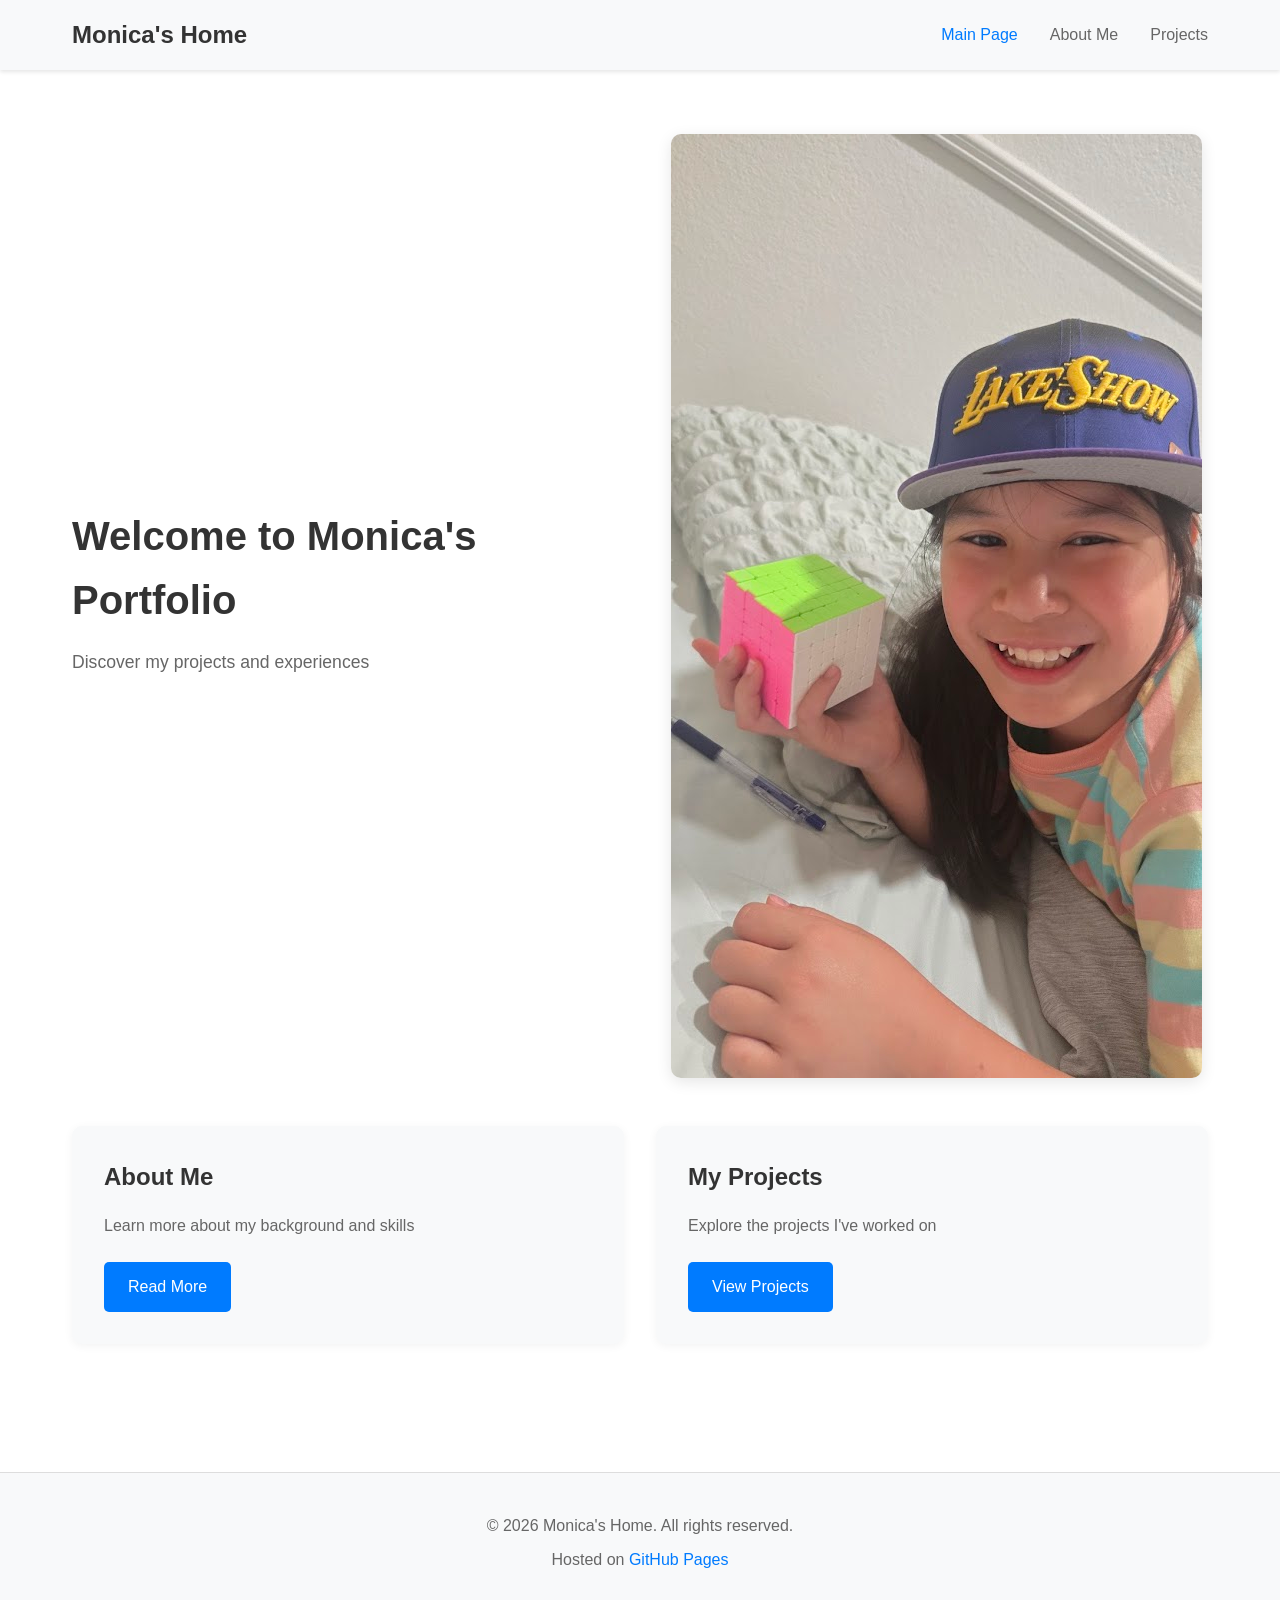
<file: index.html>
<!DOCTYPE html>
<html lang="vi">
<head>
    <meta charset="UTF-8">
    <meta name="viewport" content="width=device-width, initial-scale=1.0">
    <title>Monica's Home - Personal Portfolio</title>
    <link rel="stylesheet" href="css/style.css">
</head>
<body>
    <!-- Navigation -->
    <nav class="navbar">
        <div class="nav-container">
            <a href="index.html" class="logo">Monica's Home</a>
            <ul class="nav-menu">
                <li><a href="index.html" class="nav-link active">Main Page</a></li>
                <li><a href="pages/about.html" class="nav-link">About Me</a></li>
                <li><a href="pages/projects.html" class="nav-link">Projects</a></li>
            </ul>
        </div>
    </nav>

    <!-- Main Content -->
    <main class="container">
        <section class="hero">
            <div class="hero-content">
                <h1>Welcome to Monica's Portfolio</h1>
                <p>Discover my projects and experiences</p>
            </div>
            <div class="hero-image">
                <img src="images/hero.jpg" alt="Monica's Profile" id="heroImage">
            </div>
        </section>

        <section class="quick-links">
            <div class="card">
                <h2>About Me</h2>
                <p>Learn more about my background and skills</p>
                <a href="pages/about.html" class="btn">Read More</a>
            </div>
            <div class="card">
                <h2>My Projects</h2>
                <p>Explore the projects I've worked on</p>
                <a href="pages/projects.html" class="btn">View Projects</a>
            </div>
        </section>
    </main>

    <!-- Footer -->
    <footer class="footer">
        <p>&copy; 2026 Monica's Home. All rights reserved.</p>
        <p>Hosted on <a href="https://pages.github.com" target="_blank">GitHub Pages</a></p>
    </footer>

    <script src="js/script.js"></script>
</body>
</html>
</file>
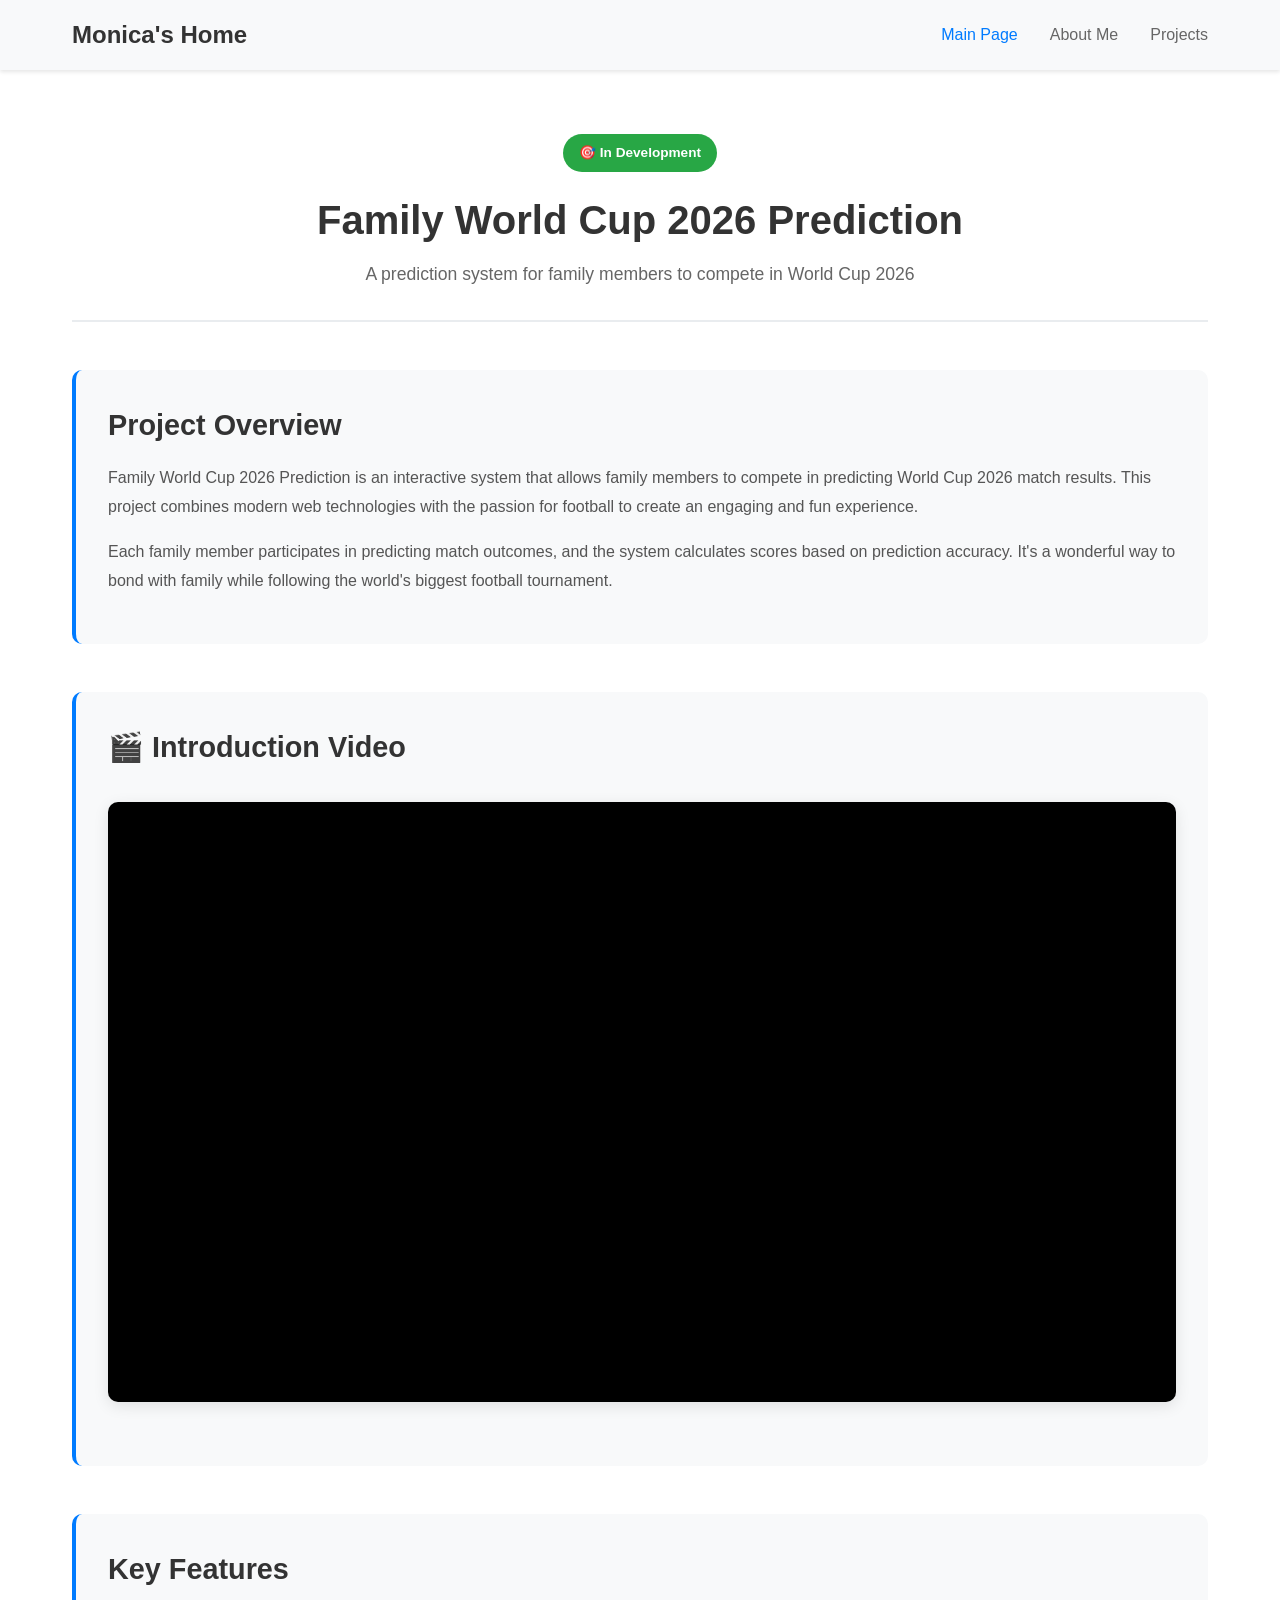
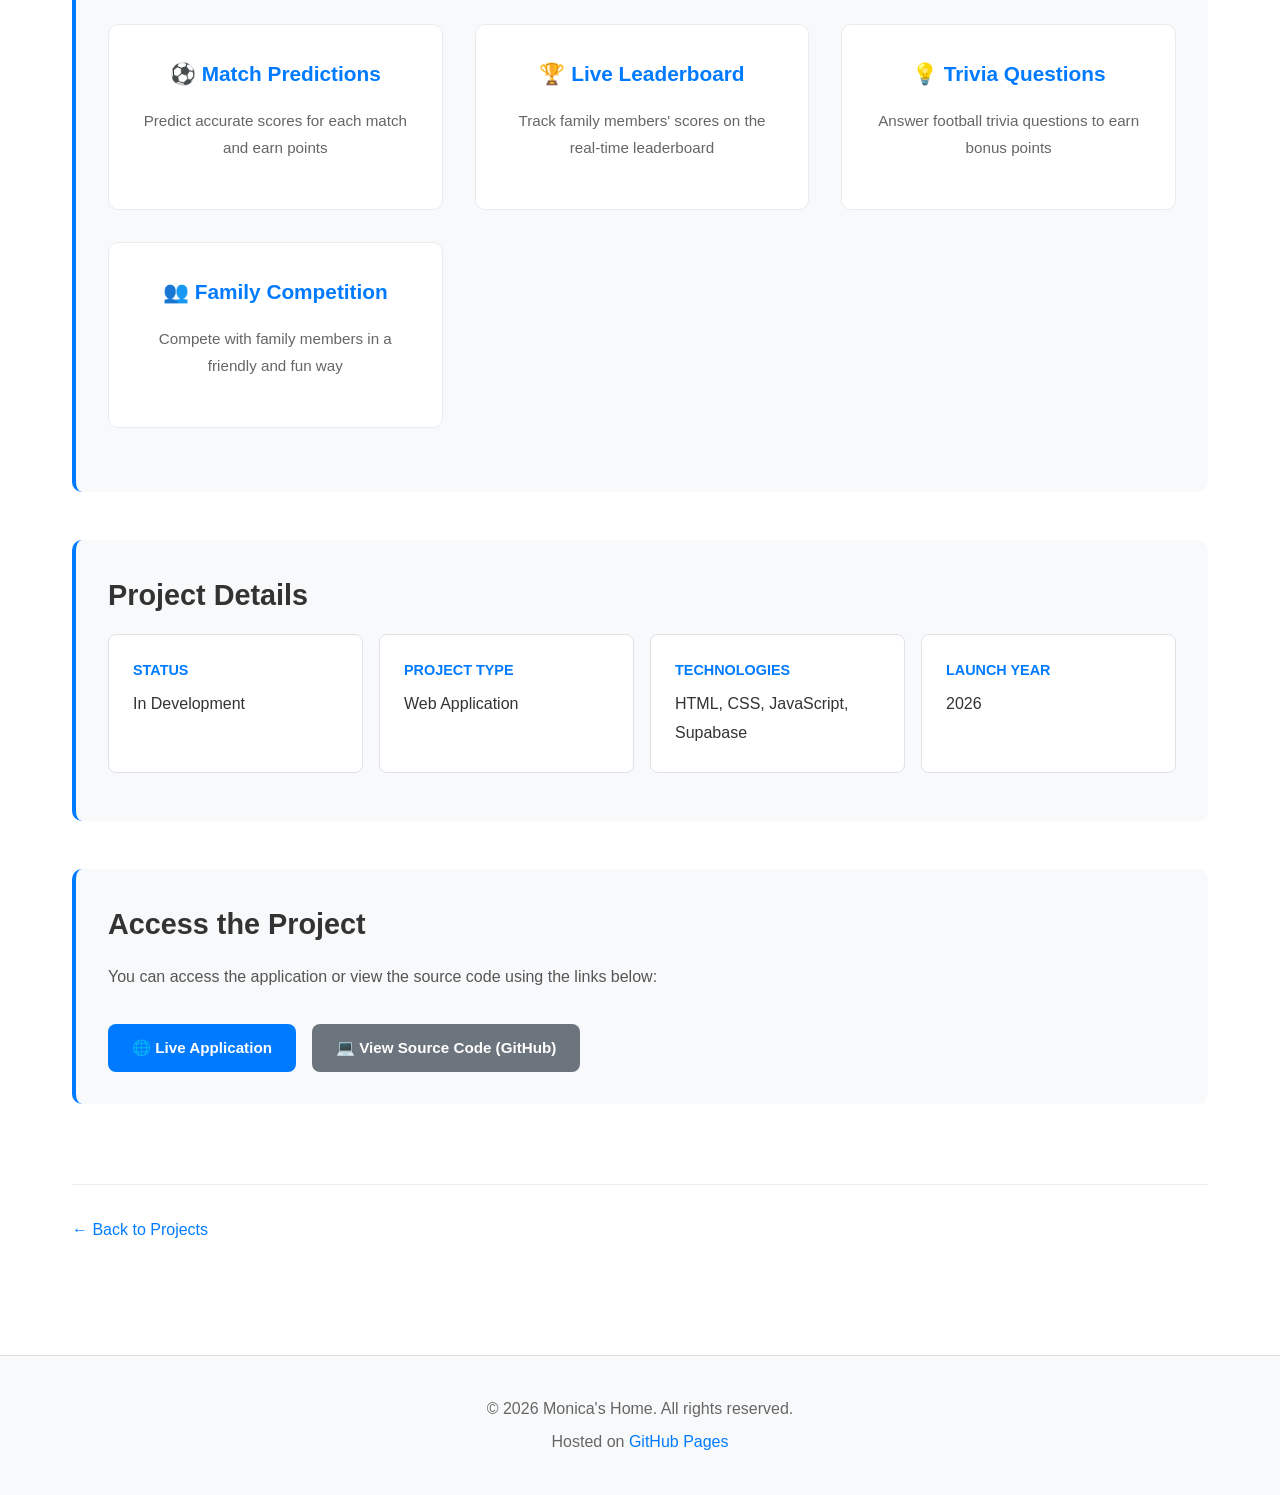
<file: projects/2026/familyWC2026Prediction/index.html>
<!DOCTYPE html>
<html lang="vi">
<head>
    <meta charset="UTF-8">
    <meta name="viewport" content="width=device-width, initial-scale=1.0">
    <title>Family World Cup 2026 Prediction - Monica's Home</title>
    <link rel="stylesheet" href="../../../css/style.css">
    <style>
        .project-detail {
            padding: 2rem 0;
        }

        .project-header-detail {
            text-align: center;
            margin-bottom: 3rem;
            padding-bottom: 2rem;
            border-bottom: 2px solid #e9ecef;
        }

        .project-header-detail h1 {
            font-size: 2.5rem;
            margin-bottom: 0.5rem;
            color: #333;
        }

        .project-subtitle {
            font-size: 1.1rem;
            color: #666;
        }

        .project-content {
            display: grid;
            gap: 3rem;
        }

        .detail-section {
            background-color: #f8f9fa;
            padding: 2rem;
            border-radius: 10px;
            border-left: 4px solid #007bff;
        }

        .detail-section h2 {
            font-size: 1.8rem;
            margin-bottom: 1rem;
            color: #333;
        }

        .detail-section p {
            margin-bottom: 1rem;
            color: #555;
            line-height: 1.8;
        }

        .details-grid {
            display: grid;
            grid-template-columns: repeat(auto-fit, minmax(200px, 1fr));
            gap: 1rem;
            margin: 1rem 0;
        }

        .detail-box {
            background-color: white;
            padding: 1.5rem;
            border-radius: 8px;
            border: 1px solid #dee2e6;
        }

        .detail-box h3 {
            font-size: 0.9rem;
            color: #007bff;
            font-weight: bold;
            text-transform: uppercase;
            margin-bottom: 0.5rem;
        }

        .detail-box p {
            font-size: 1rem;
            color: #333;
            margin: 0;
        }

        .video-container {
            background-color: #000;
            border-radius: 10px;
            overflow: hidden;
            margin: 2rem 0;
            box-shadow: 0 4px 15px rgba(0, 0, 0, 0.1);
        }

        .video-wrapper {
            position: relative;
            width: 100%;
            padding-bottom: 56.25%;
        }

        .video-wrapper iframe {
            position: absolute;
            top: 0;
            left: 0;
            width: 100%;
            height: 100%;
            border: none;
        }

        .video-placeholder {
            position: absolute;
            top: 0;
            left: 0;
            width: 100%;
            height: 100%;
            display: flex;
            align-items: center;
            justify-content: center;
            background: linear-gradient(135deg, #667eea 0%, #764ba2 100%);
            color: white;
            font-size: 1.2rem;
            text-align: center;
            padding: 2rem;
        }

        .btn-group {
            display: flex;
            gap: 1rem;
            margin-top: 2rem;
            flex-wrap: wrap;
        }

        .btn {
            padding: 0.75rem 1.5rem;
            border: none;
            border-radius: 8px;
            text-decoration: none;
            font-weight: bold;
            cursor: pointer;
            transition: all 0.3s ease;
            font-size: 0.95rem;
        }

        .btn-primary {
            background-color: #007bff;
            color: white;
        }

        .btn-primary:hover {
            background-color: #0056b3;
            transform: translateY(-2px);
            box-shadow: 0 4px 12px rgba(0, 123, 255, 0.3);
        }

        .btn-secondary {
            background-color: #6c757d;
            color: white;
        }

        .btn-secondary:hover {
            background-color: #545b62;
            transform: translateY(-2px);
            box-shadow: 0 4px 12px rgba(108, 117, 125, 0.3);
        }

        .features-grid {
            display: grid;
            grid-template-columns: repeat(auto-fit, minmax(250px, 1fr));
            gap: 2rem;
            margin: 2rem 0;
        }

        .feature-card {
            background-color: white;
            padding: 2rem;
            border-radius: 10px;
            border: 1px solid #e9ecef;
            text-align: center;
        }

        .feature-card h3 {
            font-size: 1.3rem;
            color: #007bff;
            margin-bottom: 1rem;
        }

        .feature-card p {
            color: #666;
            font-size: 0.95rem;
        }

        .status-badge {
            display: inline-block;
            padding: 0.5rem 1rem;
            background-color: #28a745;
            color: white;
            border-radius: 20px;
            font-size: 0.85rem;
            font-weight: bold;
            margin-bottom: 1rem;
        }

        .back-link {
            margin-top: 2rem;
            padding-top: 2rem;
            border-top: 1px solid #eee;
        }

        .back-link a {
            color: #007bff;
            text-decoration: none;
            font-weight: 500;
            display: inline-flex;
            align-items: center;
            gap: 0.5rem;
        }

        .back-link a:hover {
            text-decoration: underline;
        }
    </style>
</head>
<body>
    <!-- Navigation -->
    <nav class="navbar">
        <div class="nav-container">
            <a href="../../../index.html" class="logo">Monica's Home</a>
            <ul class="nav-menu">
                <li><a href="../../../index.html" class="nav-link">Main Page</a></li>
                <li><a href="../../../pages/about.html" class="nav-link">About Me</a></li>
                <li><a href="../../../pages/projects.html" class="nav-link">Projects</a></li>
            </ul>
        </div>
    </nav>

    <!-- Main Content -->
    <main class="container">
        <section class="project-detail">
            <div class="project-header-detail">
                <span class="status-badge">🎯 In Development</span>
                <h1>Family World Cup 2026 Prediction</h1>
                <p class="project-subtitle">A prediction system for family members to compete in World Cup 2026</p>
            </div>

            <div class="project-content">
                <!-- Project Overview -->
                <section class="detail-section">
                    <h2>Project Overview</h2>
                    <p>
                        Family World Cup 2026 Prediction is an interactive system that allows family members to compete 
                        in predicting World Cup 2026 match results. This project combines modern web technologies with the 
                        passion for football to create an engaging and fun experience.
                    </p>
                    <p>
                        Each family member participates in predicting match outcomes, and the system calculates scores based 
                        on prediction accuracy. It's a wonderful way to bond with family while following the world's biggest 
                        football tournament.
                    </p>
                </section>

                <!-- Video Section -->
                <section class="detail-section">
                    <h2>🎬 Introduction Video</h2>
                    <div class="video-container">
                        <div class="video-wrapper">
                            <iframe src="https://www.youtube.com/embed/1Bcd1Tsrs90" title="Family World Cup 2026 Prediction" allow="accelerometer; autoplay; clipboard-write; encrypted-media; gyroscope; picture-in-picture" allowfullscreen></iframe>
                        </div>
                    </div>
                </section>

                <!-- Features -->
                <section class="detail-section">
                    <h2>Key Features</h2>
                    <div class="features-grid">
                        <div class="feature-card">
                            <h3>⚽ Match Predictions</h3>
                            <p>Predict accurate scores for each match and earn points</p>
                        </div>
                        <div class="feature-card">
                            <h3>🏆 Live Leaderboard</h3>
                            <p>Track family members' scores on the real-time leaderboard</p>
                        </div>
                        <div class="feature-card">
                            <h3>💡 Trivia Questions</h3>
                            <p>Answer football trivia questions to earn bonus points</p>
                        </div>
                        <div class="feature-card">
                            <h3>👥 Family Competition</h3>
                            <p>Compete with family members in a friendly and fun way</p>
                        </div>
                    </div>
                </section>

                <!-- Project Details -->
                <section class="detail-section">
                    <h2>Project Details</h2>
                    <div class="details-grid">
                        <div class="detail-box">
                            <h3>Status</h3>
                            <p>In Development</p>
                        </div>
                        <div class="detail-box">
                            <h3>Project Type</h3>
                            <p>Web Application</p>
                        </div>
                        <div class="detail-box">
                            <h3>Technologies</h3>
                            <p>HTML, CSS, JavaScript, Supabase</p>
                        </div>
                        <div class="detail-box">
                            <h3>Launch Year</h3>
                            <p>2026</p>
                        </div>
                    </div>
                </section>

                <!-- Call to Action -->
                <section class="detail-section">
                    <h2>Access the Project</h2>
                    <p>You can access the application or view the source code using the links below:</p>
                    <div class="btn-group">
                        <a href="https://monica7pham.github.io/familyWC2026Prediction/" target="_blank" class="btn btn-primary">
                            🌐 Live Application
                        </a>
                        <a href="https://github.com/monica7pham/familyWC2026Prediction" target="_blank" class="btn btn-secondary">
                            💻 View Source Code (GitHub)
                        </a>
                    </div>
                </section>

                <!-- Back Button -->
                <div class="back-link">
                    <a href="../../../pages/projects.html">&larr; Back to Projects</a>
                </div>
            </div>
        </section>
    </main>

    <!-- Footer -->
    <footer class="footer">
        <p>&copy; 2026 Monica's Home. All rights reserved.</p>
        <p>Hosted on <a href="https://pages.github.com" target="_blank">GitHub Pages</a></p>
    </footer>

    <script src="../../../js/script.js"></script>
</body>
</html>
</file>
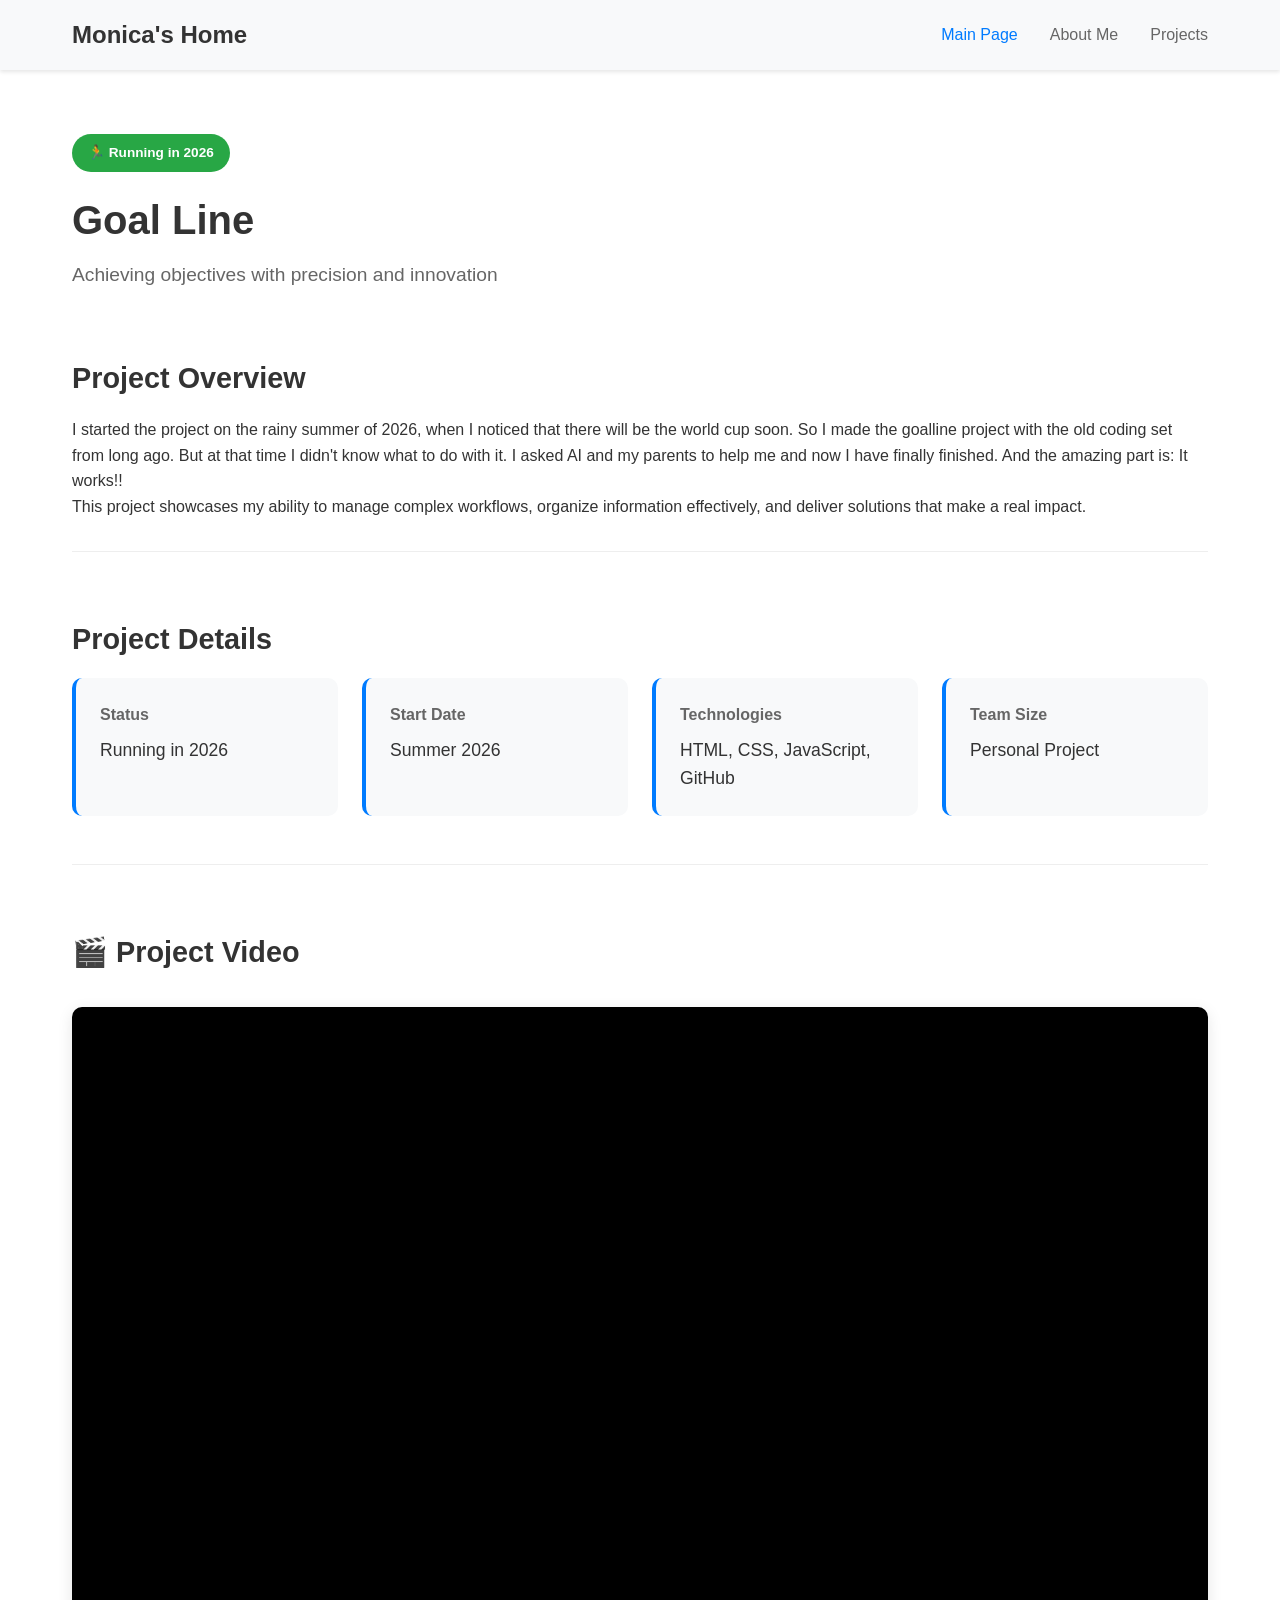
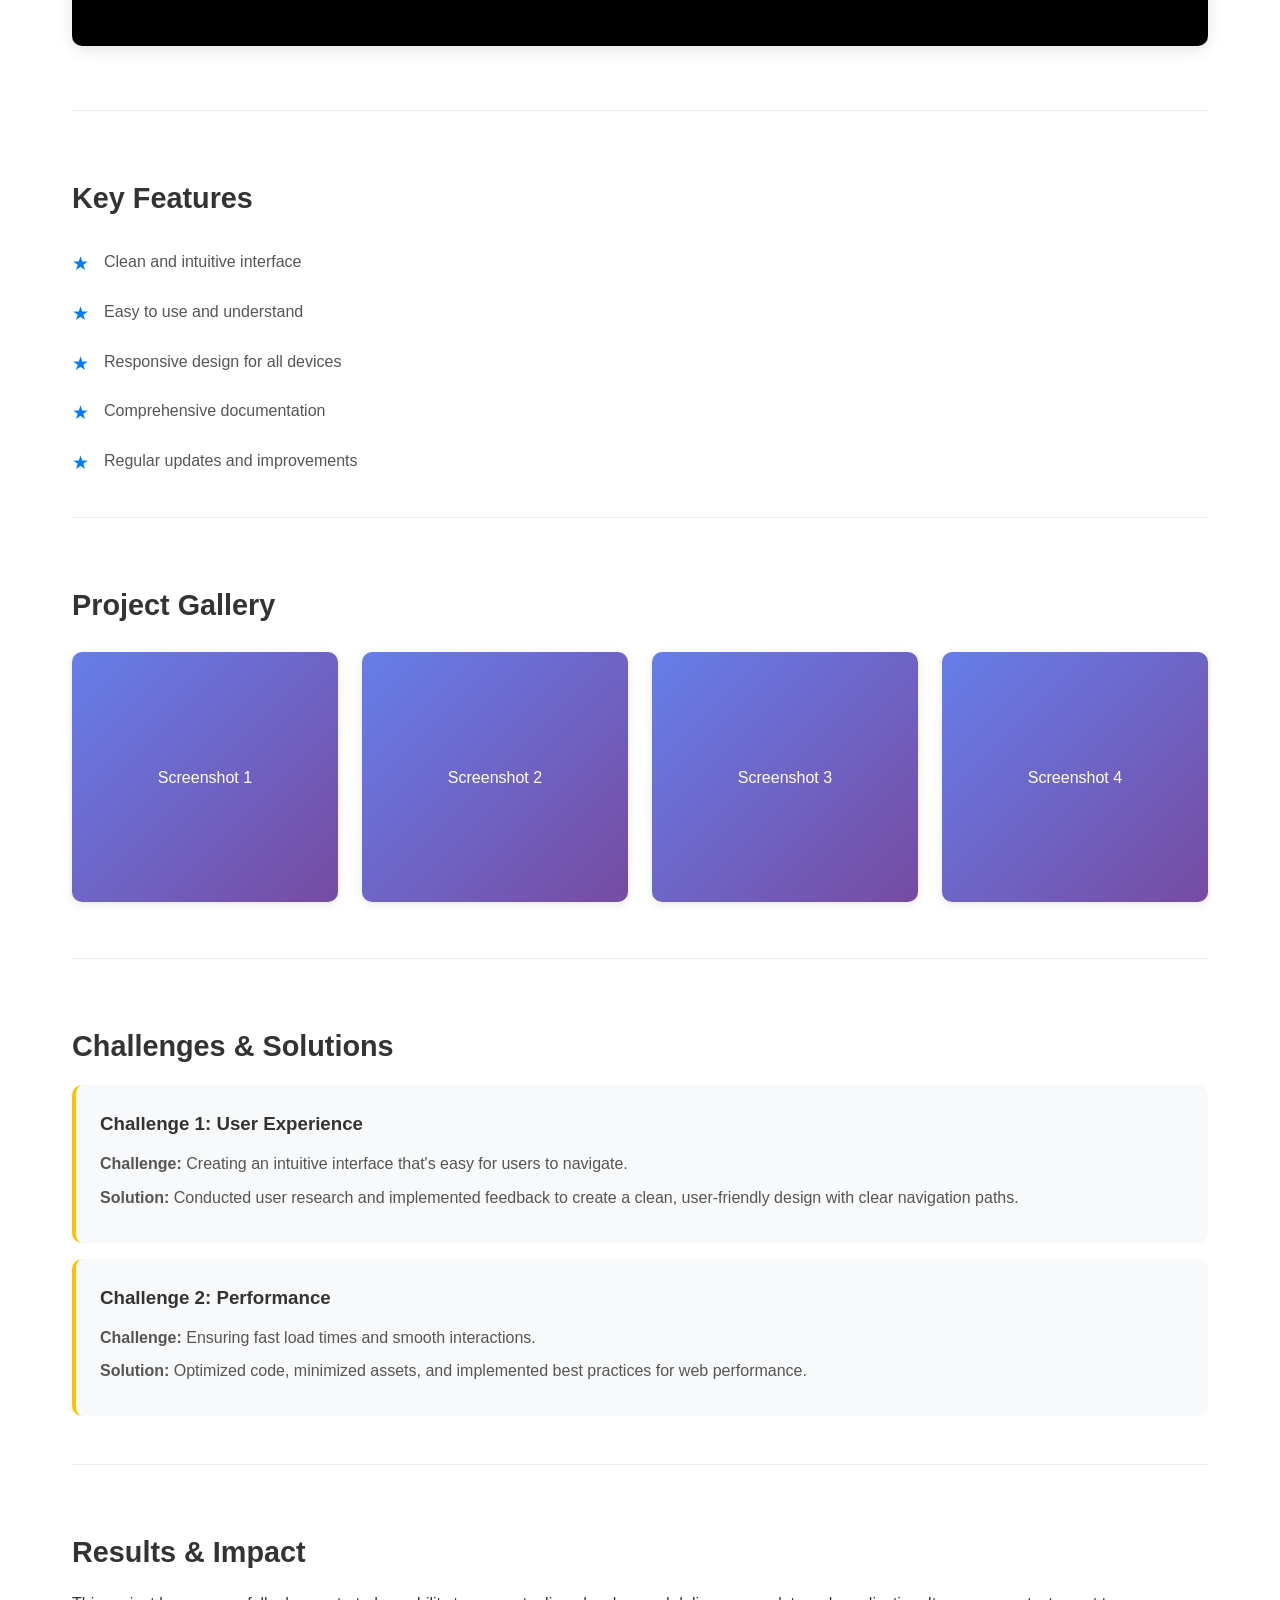
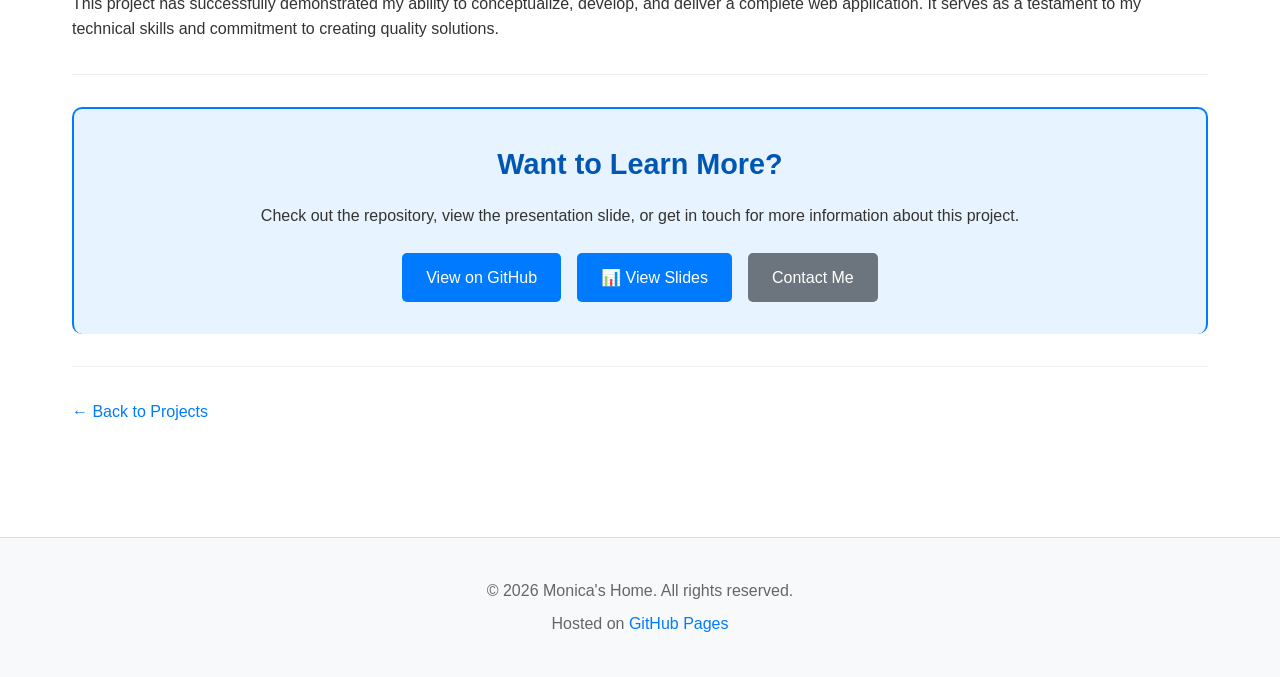
<file: projects/2026/goalline/index.html>
<!DOCTYPE html>
<html lang="vi">
<head>
    <meta charset="UTF-8">
    <meta name="viewport" content="width=device-width, initial-scale=1.0">
    <title>Goal Line Project - Monica's Home</title>
    <link rel="stylesheet" href="../../../css/style.css">
</head>
<body>
    <!-- Navigation -->
    <nav class="navbar">
        <div class="nav-container">
            <a href="../../../index.html" class="logo">Monica's Home</a>
            <ul class="nav-menu">
                <li><a href="../../../index.html" class="nav-link">Main Page</a></li>
                <li><a href="../../../pages/about.html" class="nav-link">About Me</a></li>
                <li><a href="../../../pages/projects.html" class="nav-link">Projects</a></li>
            </ul>
        </div>
    </nav>

    <!-- Main Content -->
    <main class="container">
        <section class="project-detail">
            <div class="project-header-detail">
                <span class="status-badge">🏃 Running in 2026</span>
                <h1>Goal Line</h1>
                <p class="project-subtitle">Achieving objectives with precision and innovation</p>
            </div>

            <div class="project-content">
                <!-- Project Overview -->
                <section class="detail-section">
                    <h2>Project Overview</h2>
                    <p>
                        I started the project on the rainy summer of 2026, when I noticed that there will be the world cup soon. 
                        So I made the goalline project with the old coding set from long ago. But at that time I didn't know what 
                        to do with it. I asked AI and my parents to help me and now I have finally finished. And the amazing part is: It works!!
                    </p>
                    <p>
                        This project showcases my ability to manage complex workflows, organize information effectively, 
                        and deliver solutions that make a real impact.
                    </p>
                </section>

                <!-- Project Details -->
                <section class="detail-section">
                    <h2>Project Details</h2>
                    <div class="details-grid">
                        <div class="detail-box">
                            <h3>Status</h3>
                            <p>Running in 2026</p>
                        </div>
                        <div class="detail-box">
                            <h3>Start Date</h3>
                            <p>Summer 2026</p>
                        </div>
                        <div class="detail-box">
                            <h3>Technologies</h3>
                            <p>HTML, CSS, JavaScript, GitHub</p>
                        </div>
                        <div class="detail-box">
                            <h3>Team Size</h3>
                            <p>Personal Project</p>
                        </div>
                    </div>
                </section>

                <!-- Video Section -->
                <section class="detail-section">
                    <h2>🎬 Project Video</h2>
                    <div class="video-container">
                        <div class="video-wrapper">
                            <iframe src="https://www.youtube.com/embed/tL2bMc104aQ" title="Goal Line Project" allow="accelerometer; autoplay; clipboard-write; encrypted-media; gyroscope; picture-in-picture" allowfullscreen></iframe>
                        </div>
                    </div>
                </section>

                <!-- Key Features -->
                <section class="detail-section">
                    <h2>Key Features</h2>
                    <ul class="features-list">
                        <li>Clean and intuitive interface</li>
                        <li>Easy to use and understand</li>
                        <li>Responsive design for all devices</li>
                        <li>Comprehensive documentation</li>
                        <li>Regular updates and improvements</li>
                    </ul>
                </section>

                <!-- Project Gallery -->
                <section class="detail-section">
                    <h2>Project Gallery</h2>
                    <div class="gallery">
                        <div class="gallery-item">
                            <div class="placeholder">
                                <p>Screenshot 1</p>
                            </div>
                        </div>
                        <div class="gallery-item">
                            <div class="placeholder">
                                <p>Screenshot 2</p>
                            </div>
                        </div>
                        <div class="gallery-item">
                            <div class="placeholder">
                                <p>Screenshot 3</p>
                            </div>
                        </div>
                        <div class="gallery-item">
                            <div class="placeholder">
                                <p>Screenshot 4</p>
                            </div>
                        </div>
                    </div>
                </section>

                <!-- Challenges & Solutions -->
                <section class="detail-section">
                    <h2>Challenges & Solutions</h2>
                    <div class="challenge">
                        <h3>Challenge 1: User Experience</h3>
                        <p>
                            <strong>Challenge:</strong> Creating an intuitive interface that's easy for users to navigate.
                        </p>
                        <p>
                            <strong>Solution:</strong> Conducted user research and implemented feedback to create a clean, 
                            user-friendly design with clear navigation paths.
                        </p>
                    </div>
                    <div class="challenge">
                        <h3>Challenge 2: Performance</h3>
                        <p>
                            <strong>Challenge:</strong> Ensuring fast load times and smooth interactions.
                        </p>
                        <p>
                            <strong>Solution:</strong> Optimized code, minimized assets, and implemented best practices 
                            for web performance.
                        </p>
                    </div>
                </section>

                <!-- Results -->
                <section class="detail-section">
                    <h2>Results & Impact</h2>
                    <p>
                        This project has successfully demonstrated my ability to conceptualize, develop, and deliver 
                        a complete web application. It serves as a testament to my technical skills and commitment to 
                        creating quality solutions.
                    </p>
                </section>

                <!-- Call to Action -->
                <section class="detail-section cta">
                    <h2>Want to Learn More?</h2>
                    <p>Check out the repository, view the presentation slide, or get in touch for more information about this project.</p>
                    <div class="cta-buttons">
                        <a href="https://github.com/monica7pham/monica" target="_blank" class="btn">View on GitHub</a>
                        <a href="https://github.com/monica7pham/monica/blob/main/projects/goalline/Goalline.pdf" target="_blank" class="btn btn-primary">📊 View Slides</a>
                        <a href="../../../pages/about.html" class="btn btn-secondary">Contact Me</a>
                    </div>
                </section>

                <!-- Back Button -->
                <div class="back-link">
                    <a href="../../../pages/projects.html">&larr; Back to Projects</a>
                </div>
            </div>
        </section>
    </main>

    <!-- Footer -->
    <footer class="footer">
        <p>&copy; 2026 Monica's Home. All rights reserved.</p>
        <p>Hosted on <a href="https://pages.github.com" target="_blank">GitHub Pages</a></p>
    </footer>

    <script src="../../../js/script.js"></script>

    <style>
        .project-detail {
            padding: 2rem 0;
        }

        .project-header-detail h1 {
            font-size: 2.5rem;
            margin-bottom: 0.5rem;
        }

        .project-subtitle {
            font-size: 1.2rem;
            color: #666;
            margin-bottom: 2rem;
        }

        .detail-section {
            margin: 2rem 0;
            padding: 2rem 0;
            border-bottom: 1px solid #eee;
        }

        .detail-section h2 {
            font-size: 1.8rem;
            color: #333;
            margin-bottom: 1rem;
        }

        .status-badge {
            display: inline-block;
            padding: 0.5rem 1rem;
            background-color: #28a745;
            color: white;
            border-radius: 20px;
            font-size: 0.85rem;
            font-weight: bold;
            margin-bottom: 1rem;
        }

        .video-container {
            background-color: #000;
            border-radius: 10px;
            overflow: hidden;
            margin: 2rem 0;
            box-shadow: 0 4px 15px rgba(0, 0, 0, 0.1);
        }

        .video-wrapper {
            position: relative;
            width: 100%;
            padding-bottom: 56.25%;
        }

        .video-wrapper iframe {
            position: absolute;
            top: 0;
            left: 0;
            width: 100%;
            height: 100%;
            border: none;
        }

        .detail-section:last-of-type {
            border-bottom: none;
        }

        .details-grid {
            display: grid;
            grid-template-columns: repeat(auto-fit, minmax(200px, 1fr));
            gap: 1.5rem;
            margin: 1rem 0;
        }

        .detail-box {
            background-color: #f8f9fa;
            padding: 1.5rem;
            border-radius: 10px;
            border-left: 4px solid #007bff;
        }

        .detail-box h3 {
            font-size: 1rem;
            color: #666;
            margin-bottom: 0.5rem;
        }

        .detail-box p {
            font-size: 1.1rem;
            color: #333;
            font-weight: 500;
            margin: 0;
        }

        .features-list {
            list-style: none;
            padding-left: 0;
        }

        .features-list li {
            padding: 0.75rem 0;
            padding-left: 2rem;
            position: relative;
            color: #555;
        }

        .features-list li:before {
            content: "★";
            position: absolute;
            left: 0;
            color: #007bff;
            font-size: 1.2rem;
        }

        .gallery {
            display: grid;
            grid-template-columns: repeat(auto-fit, minmax(250px, 1fr));
            gap: 1.5rem;
            margin: 1.5rem 0;
        }

        .gallery-item {
            border-radius: 10px;
            overflow: hidden;
            box-shadow: 0 2px 10px rgba(0, 0, 0, 0.1);
            transition: transform 0.3s ease;
        }

        .gallery-item:hover {
            transform: scale(1.05);
        }

        .placeholder {
            background: linear-gradient(135deg, #667eea 0%, #764ba2 100%);
            padding: 3rem;
            display: flex;
            align-items: center;
            justify-content: center;
            color: white;
            font-size: 1rem;
            font-weight: 500;
            min-height: 250px;
        }

        .challenge {
            background-color: #f8f9fa;
            padding: 1.5rem;
            border-radius: 10px;
            margin-bottom: 1rem;
            border-left: 4px solid #ffc107;
        }

        .challenge h3 {
            color: #333;
            margin-bottom: 0.75rem;
        }

        .challenge p {
            margin-bottom: 0.5rem;
            color: #555;
        }

        .cta {
            background-color: #e7f3ff;
            border: 2px solid #007bff;
            border-radius: 10px;
            text-align: center;
        }

        .cta h2 {
            color: #0056b3;
        }

        .cta-buttons {
            display: flex;
            gap: 1rem;
            justify-content: center;
            flex-wrap: wrap;
            margin-top: 1.5rem;
        }

        .cta-buttons .btn {
            margin: 0;
        }

        .btn-secondary {
            background-color: #6c757d;
        }

        .btn-secondary:hover {
            background-color: #5a6268;
        }

        .back-link {
            margin-top: 2rem;
            padding-top: 2rem;
            border-top: 1px solid #eee;
        }

        .back-link a {
            color: #007bff;
            text-decoration: none;
            font-weight: 500;
            display: inline-flex;
            align-items: center;
            gap: 0.5rem;
        }

        .back-link a:hover {
            text-decoration: underline;
        }

        @media (max-width: 768px) {
            .project-header-detail h1 {
                font-size: 2rem;
            }

            .details-grid {
                grid-template-columns: 1fr;
            }

            .cta-buttons {
                flex-direction: column;
            }

            .cta-buttons .btn {
                width: 100%;
            }
        }
    </style>
</body>
</html>
</file>
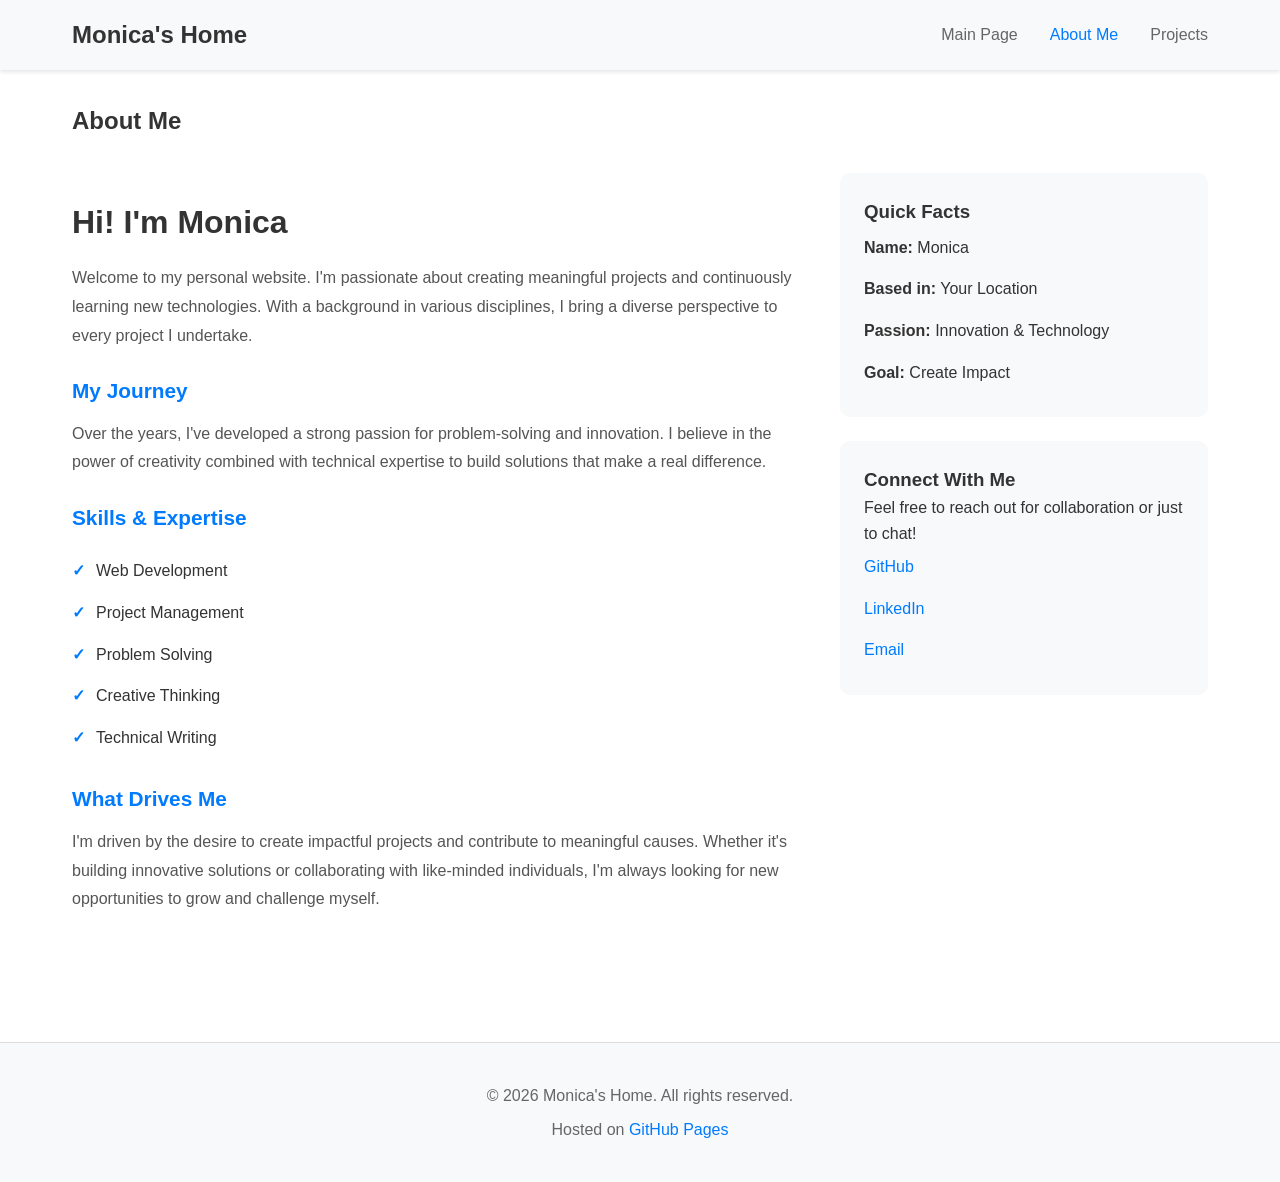
<file: pages/about.html>
<!DOCTYPE html>
<html lang="vi">
<head>
    <meta charset="UTF-8">
    <meta name="viewport" content="width=device-width, initial-scale=1.0">
    <title>About Me - Monica's Home</title>
    <link rel="stylesheet" href="../css/style.css">
</head>
<body>
    <!-- Navigation -->
    <nav class="navbar">
        <div class="nav-container">
            <a href="../index.html" class="logo">Monica's Home</a>
            <ul class="nav-menu">
                <li><a href="../index.html" class="nav-link">Main Page</a></li>
                <li><a href="about.html" class="nav-link active">About Me</a></li>
                <li><a href="projects.html" class="nav-link">Projects</a></li>
            </ul>
        </div>
    </nav>

    <!-- Main Content -->
    <main class="container">
        <section class="about-section">
            <h1>About Me</h1>
            
            <div class="about-content">
                <div class="about-text">
                    <h2>Hi! I'm Monica</h2>
                    <p>
                        Welcome to my personal website. I'm passionate about creating meaningful projects 
                        and continuously learning new technologies. With a background in various disciplines, 
                        I bring a diverse perspective to every project I undertake.
                    </p>
                    
                    <h3>My Journey</h3>
                    <p>
                        Over the years, I've developed a strong passion for problem-solving and innovation. 
                        I believe in the power of creativity combined with technical expertise to build solutions 
                        that make a real difference.
                    </p>

                    <h3>Skills & Expertise</h3>
                    <ul class="skills-list">
                        <li>Web Development</li>
                        <li>Project Management</li>
                        <li>Problem Solving</li>
                        <li>Creative Thinking</li>
                        <li>Technical Writing</li>
                    </ul>

                    <h3>What Drives Me</h3>
                    <p>
                        I'm driven by the desire to create impactful projects and contribute to meaningful causes. 
                        Whether it's building innovative solutions or collaborating with like-minded individuals, 
                        I'm always looking for new opportunities to grow and challenge myself.
                    </p>
                </div>

                <div class="about-sidebar">
                    <div class="info-card">
                        <h3>Quick Facts</h3>
                        <ul>
                            <li><strong>Name:</strong> Monica</li>
                            <li><strong>Based in:</strong> Your Location</li>
                            <li><strong>Passion:</strong> Innovation & Technology</li>
                            <li><strong>Goal:</strong> Create Impact</li>
                        </ul>
                    </div>

                    <div class="info-card">
                        <h3>Connect With Me</h3>
                        <p>Feel free to reach out for collaboration or just to chat!</p>
                        <ul>
                            <li><a href="https://github.com" target="_blank">GitHub</a></li>
                            <li><a href="https://linkedin.com" target="_blank">LinkedIn</a></li>
                            <li><a href="mailto:contact@example.com">Email</a></li>
                        </ul>
                    </div>
                </div>
            </div>
        </section>
    </main>

    <!-- Footer -->
    <footer class="footer">
        <p>&copy; 2026 Monica's Home. All rights reserved.</p>
        <p>Hosted on <a href="https://pages.github.com" target="_blank">GitHub Pages</a></p>
    </footer>

    <script src="../js/script.js"></script>

    <style>
        .about-content {
            display: grid;
            grid-template-columns: 2fr 1fr;
            gap: 2rem;
            margin: 2rem 0;
        }

        .about-text h2 {
            font-size: 2rem;
            margin: 1.5rem 0 1rem 0;
        }

        .about-text h3 {
            font-size: 1.3rem;
            margin: 1.5rem 0 0.75rem 0;
            color: #007bff;
        }

        .about-text p {
            margin-bottom: 1rem;
            line-height: 1.8;
            color: #555;
        }

        .skills-list {
            list-style: none;
            padding-left: 0;
            margin: 1rem 0;
        }

        .skills-list li {
            padding: 0.5rem 0;
            padding-left: 1.5rem;
            position: relative;
        }

        .skills-list li:before {
            content: "✓";
            position: absolute;
            left: 0;
            color: #007bff;
            font-weight: bold;
        }

        .info-card {
            background-color: #f8f9fa;
            padding: 1.5rem;
            border-radius: 10px;
            margin-bottom: 1.5rem;
        }

        .info-card h3 {
            margin-top: 0;
            color: #333;
        }

        .info-card ul {
            list-style: none;
            padding: 0;
        }

        .info-card li {
            padding: 0.5rem 0;
        }

        .info-card a {
            color: #007bff;
            text-decoration: none;
        }

        .info-card a:hover {
            text-decoration: underline;
        }

        @media (max-width: 768px) {
            .about-content {
                grid-template-columns: 1fr;
            }
        }
    </style>
</body>
</html>
</file>
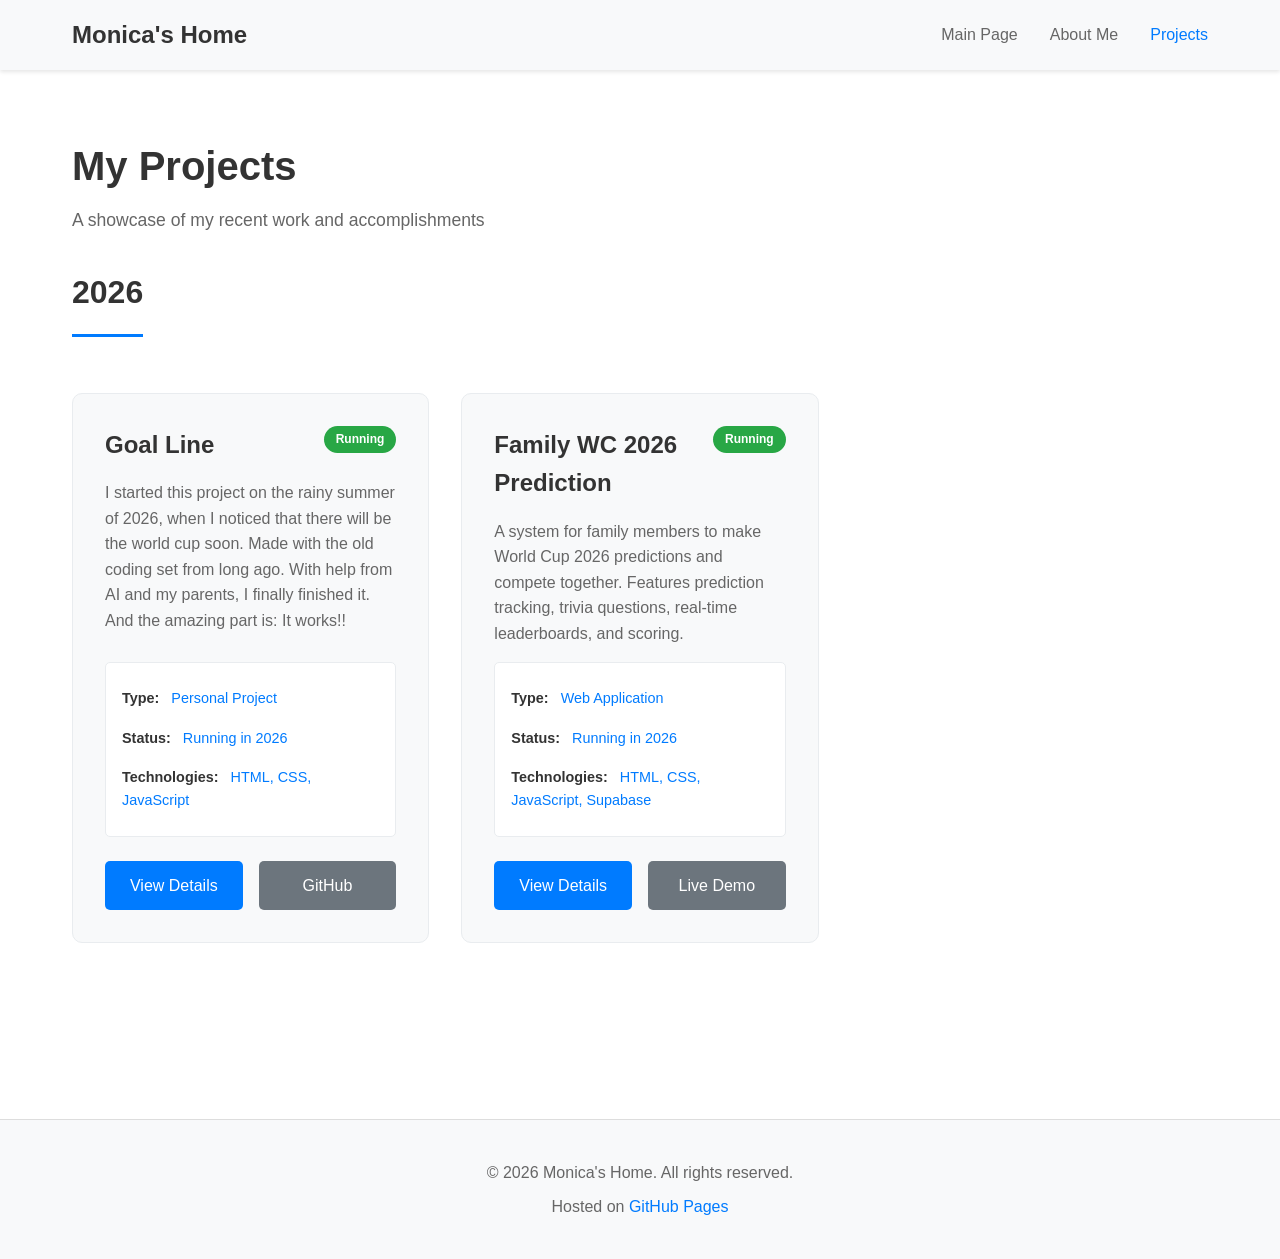
<file: pages/projects.html>
<!DOCTYPE html>
<html lang="vi">
<head>
    <meta charset="UTF-8">
    <meta name="viewport" content="width=device-width, initial-scale=1.0">
    <title>Projects - Monica's Home</title>
    <link rel="stylesheet" href="../css/style.css">
</head>
<body>
    <!-- Navigation -->
    <nav class="navbar">
        <div class="nav-container">
            <a href="../index.html" class="logo">Monica's Home</a>
            <ul class="nav-menu">
                <li><a href="../index.html" class="nav-link">Main Page</a></li>
                <li><a href="about.html" class="nav-link">About Me</a></li>
                <li><a href="projects.html" class="nav-link active">Projects</a></li>
            </ul>
        </div>
    </nav>

    <!-- Main Content -->
    <main class="container">
        <section class="projects-section">
            <h1>My Projects</h1>
            <p class="section-subtitle">A showcase of my recent work and accomplishments</p>

            <!-- 2026 Projects -->
            <div class="projects-year">
                <h2 class="year-heading">2026</h2>
                
                <div class="projects-grid">
                    <!-- Goal Line Project -->
                    <div class="project-card">
                        <div class="project-header">
                            <h2>Goal Line</h2>
                            <span class="project-status">Running</span>
                        </div>
                        <p class="project-description">
                            I started this project on the rainy summer of 2026, when I noticed that there will be the world cup soon. 
                            Made with the old coding set from long ago. With help from AI and my parents, I finally finished it. And the amazing part is: It works!!
                        </p>
                        <div class="project-details">
                            <div class="detail-item">
                                <strong>Type:</strong> <span>Personal Project</span>
                            </div>
                            <div class="detail-item">
                                <strong>Status:</strong> <span>Running in 2026</span>
                            </div>
                            <div class="detail-item">
                                <strong>Technologies:</strong> <span>HTML, CSS, JavaScript</span>
                            </div>
                        </div>
                        <div class="project-actions">
                            <a href="../projects/2026/goalline/index.html" class="btn">View Details</a>
                            <a href="https://github.com" target="_blank" class="btn btn-secondary">GitHub</a>
                        </div>
                    </div>

                    <!-- Family WC 2026 Prediction Project -->
                    <div class="project-card">
                        <div class="project-header">
                            <h2>Family WC 2026 Prediction</h2>
                            <span class="project-status">Running</span>
                        </div>
                        <p class="project-description">
                            A system for family members to make World Cup 2026 predictions and compete together. 
                            Features prediction tracking, trivia questions, real-time leaderboards, and scoring.
                        </p>
                        <div class="project-details">
                            <div class="detail-item">
                                <strong>Type:</strong> <span>Web Application</span>
                            </div>
                            <div class="detail-item">
                                <strong>Status:</strong> <span>Running in 2026</span>
                            </div>
                            <div class="detail-item">
                                <strong>Technologies:</strong> <span>HTML, CSS, JavaScript, Supabase</span>
                            </div>
                        </div>
                        <div class="project-actions">
                            <a href="../projects/2026/familyWC2026Prediction/index.html" class="btn">View Details</a>
                            <a href="https://monica7pham.github.io/familyWC2026Prediction/" target="_blank" class="btn btn-secondary">Live Demo</a>
                        </div>
                    </div>
                </div>
            </div>
        </section>
    </main>

    <!-- Footer -->
    <footer class="footer">
        <p>&copy; 2026 Monica's Home. All rights reserved.</p>
        <p>Hosted on <a href="https://pages.github.com" target="_blank">GitHub Pages</a></p>
    </footer>

    <script src="../js/script.js"></script>

    <style>
        .projects-section {
            padding: 2rem 0;
        }

        .projects-section h1 {
            font-size: 2.5rem;
            margin-bottom: 0.5rem;
        }

        .section-subtitle {
            font-size: 1.1rem;
            color: #666;
            margin-bottom: 2rem;
        }

        .projects-grid {
            display: grid;
            grid-template-columns: repeat(auto-fill, minmax(350px, 1fr));
            gap: 2rem;
            margin: 2rem 0;
        }

        .project-card {
            background-color: #f8f9fa;
            padding: 2rem;
            border-radius: 10px;
            border: 1px solid #e9ecef;
            transition: all 0.3s ease;
            display: flex;
            flex-direction: column;
        }

        .project-card:hover {
            box-shadow: 0 4px 15px rgba(0, 0, 0, 0.1);
            transform: translateY(-5px);
            border-color: #007bff;
        }

        .project-header {
            display: flex;
            justify-content: space-between;
            align-items: flex-start;
            margin-bottom: 1rem;
        }

        .project-header h2 {
            margin: 0;
            font-size: 1.5rem;
            color: #333;
        }

        .project-status {
            display: inline-block;
            padding: 0.25rem 0.75rem;
            background-color: #28a745;
            color: white;
            border-radius: 20px;
            font-size: 0.75rem;
            font-weight: bold;
        }

        .project-card:has(.project-status:contains("Coming Soon")) .project-status {
            background-color: #ffc107;
        }

        .project-description {
            color: #666;
            margin-bottom: 1rem;
            flex-grow: 1;
        }

        .project-details {
            background-color: white;
            padding: 1rem;
            border-radius: 5px;
            margin-bottom: 1.5rem;
            border: 1px solid #e9ecef;
        }

        .detail-item {
            padding: 0.5rem 0;
            font-size: 0.9rem;
        }

        .detail-item strong {
            color: #333;
        }

        .detail-item span {
            color: #007bff;
            margin-left: 0.5rem;
        }

        .project-actions {
            display: flex;
            gap: 1rem;
        }

        .project-actions .btn {
            flex: 1;
            text-align: center;
        }

        .btn-secondary {
            background-color: #6c757d;
        }

        .btn-secondary:hover {
            background-color: #5a6268;
        }

        .btn:disabled {
            background-color: #ccc;
            cursor: not-allowed;
            opacity: 0.6;
        }

        .projects-year {
            margin-bottom: 4rem;
        }

        .year-heading {
            font-size: 2rem;
            color: #333;
            margin-bottom: 1.5rem;
            padding-bottom: 1rem;
            border-bottom: 3px solid #007bff;
            display: inline-block;
        }

        @media (max-width: 768px) {
            .projects-grid {
                grid-template-columns: 1fr;
            }

            .projects-section h1 {
                font-size: 2rem;
            }

            .year-heading {
                font-size: 1.5rem;
            }
        }
    </style>
</body>
</html>
</file>
<file: css/style.css>
* {
    margin: 0;
    padding: 0;
    box-sizing: border-box;
}

body {
    font-family: 'Segoe UI', Tahoma, Geneva, Verdana, sans-serif;
    background-color: #ffffff;
    color: #333;
    line-height: 1.6;
}

/* Navigation Bar */
.navbar {
    background-color: #f8f9fa;
    box-shadow: 0 2px 4px rgba(0, 0, 0, 0.1);
    position: sticky;
    top: 0;
    z-index: 100;
}

.nav-container {
    max-width: 1200px;
    margin: 0 auto;
    padding: 1rem 2rem;
    display: flex;
    justify-content: space-between;
    align-items: center;
}

.logo {
    font-size: 1.5rem;
    font-weight: bold;
    color: #333;
    text-decoration: none;
}

.nav-menu {
    display: flex;
    list-style: none;
    gap: 2rem;
}

.nav-link {
    text-decoration: none;
    color: #666;
    font-weight: 500;
    transition: color 0.3s ease;
}

.nav-link:hover,
.nav-link.active {
    color: #007bff;
}

/* Container */
.container {
    max-width: 1200px;
    margin: 0 auto;
    padding: 2rem;
}

/* Hero Section */
.hero {
    display: grid;
    grid-template-columns: 1fr 1fr;
    gap: 3rem;
    align-items: center;
    margin: 2rem 0;
}

.hero-content h1 {
    font-size: 2.5rem;
    margin-bottom: 1rem;
    color: #333;
}

.hero-content p {
    font-size: 1.1rem;
    color: #666;
    margin-bottom: 2rem;
}

.hero-image {
    display: flex;
    justify-content: center;
}

.hero-image img {
    max-width: 100%;
    height: auto;
    border-radius: 10px;
    box-shadow: 0 4px 15px rgba(0, 0, 0, 0.1);
}

/* Quick Links Section */
.quick-links {
    display: grid;
    grid-template-columns: 1fr 1fr;
    gap: 2rem;
    margin: 3rem 0;
}

.card {
    background-color: #f8f9fa;
    padding: 2rem;
    border-radius: 10px;
    box-shadow: 0 2px 10px rgba(0, 0, 0, 0.05);
    transition: transform 0.3s ease, box-shadow 0.3s ease;
}

.card:hover {
    transform: translateY(-5px);
    box-shadow: 0 4px 15px rgba(0, 0, 0, 0.1);
}

.card h2 {
    margin-bottom: 1rem;
    color: #333;
}

.card p {
    color: #666;
    margin-bottom: 1.5rem;
}

/* Buttons */
.btn {
    display: inline-block;
    padding: 0.75rem 1.5rem;
    background-color: #007bff;
    color: white;
    text-decoration: none;
    border-radius: 5px;
    transition: background-color 0.3s ease;
    border: none;
    cursor: pointer;
    font-size: 1rem;
}

.btn:hover {
    background-color: #0056b3;
}

/* Footer */
.footer {
    background-color: #f8f9fa;
    padding: 2rem;
    text-align: center;
    margin-top: 3rem;
    border-top: 1px solid #ddd;
}

.footer p {
    margin: 0.5rem 0;
    color: #666;
}

.footer a {
    color: #007bff;
    text-decoration: none;
}

.footer a:hover {
    text-decoration: underline;
}

/* Responsive Design */
@media (max-width: 768px) {
    .nav-menu {
        flex-direction: column;
        gap: 1rem;
    }

    .hero {
        grid-template-columns: 1fr;
    }

    .hero-content h1 {
        font-size: 2rem;
    }

    .quick-links {
        grid-template-columns: 1fr;
    }

    .nav-container {
        flex-direction: column;
        gap: 1rem;
    }
}
</file>
